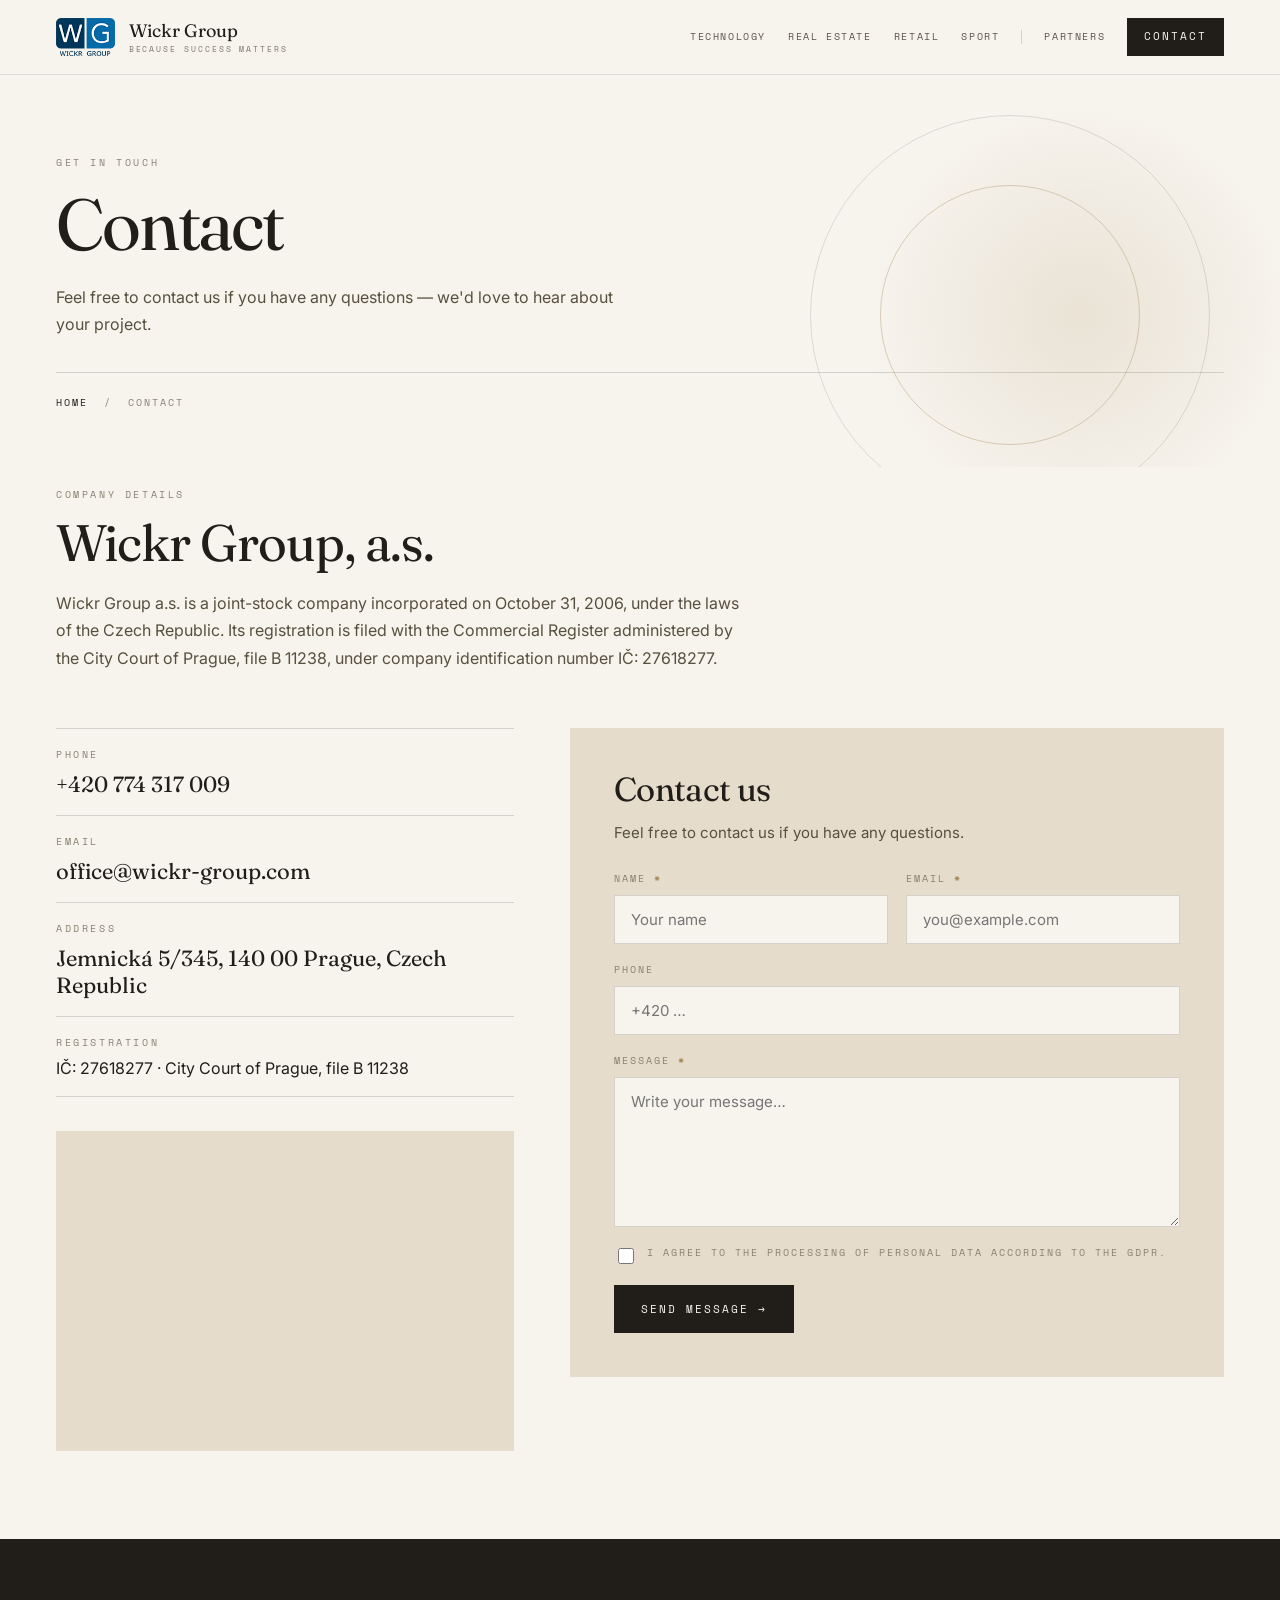
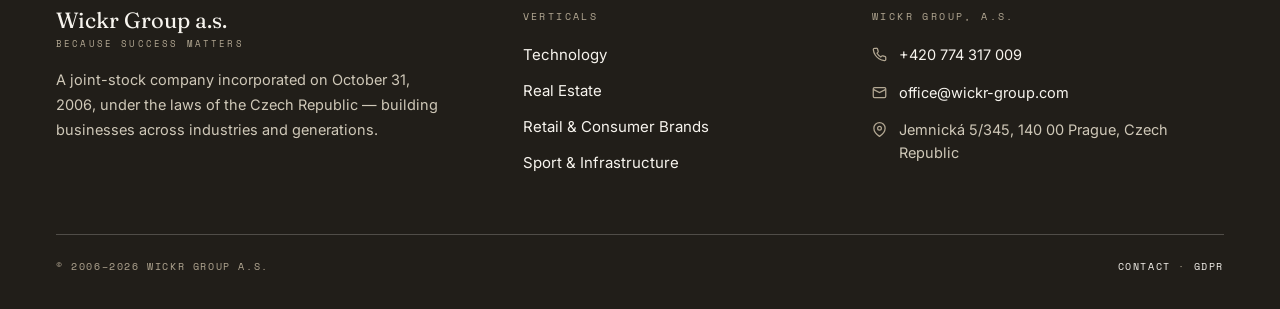
<file: contact.html>
<!DOCTYPE html>
<html lang="en">
<head>
<meta charset="UTF-8" />
<meta name="viewport" content="width=device-width, initial-scale=1.0" />
<title>Contact — Wickr Group a.s.</title>
<meta name="description" content="Contact Wickr Group a.s. — a diversified Czech family group based in Prague." />
<link rel="preconnect" href="https://fonts.googleapis.com" />
<link rel="preconnect" href="https://fonts.gstatic.com" crossorigin />
<link href="https://fonts.googleapis.com/css2?family=Fraunces:ital,opsz,wght@0,9..144,400;0,9..144,500;1,9..144,400&family=Inter:wght@400;500&family=Space+Mono:wght@400;700&display=swap" rel="stylesheet" />
<link rel="stylesheet" href="assets/warm.css" />
</head>
<body>
<header>
  <div class="nav">
    <a class="brand" href="index.html">
      <img src="assets/img/WGlogo-final.png" alt="Wickr Group a.s." />
      <span class="brand-text">Wickr Group<span>Because Success Matters</span></span>
    </a>
    <button class="nav-toggle" aria-label="Menu"><span></span><span></span><span></span></button>
    <ul class="nav-links">
      <li><a href="index.html#technology">Technology</a></li>
      <li><a href="index.html#real-estate">Real Estate</a></li>
      <li><a href="index.html#retail">Retail</a></li>
      <li><a href="index.html#sport">Sport</a></li>
      <li class="nav-sep" aria-hidden="true"></li>
      <li><a href="partnership.html">Partners</a></li>
      <li class="nav-cta"><a class="btn btn--line active" href="contact.html">Contact</a></li>
    </ul>
  </div>
</header>
<section class="page-banner">
  <div class="ring ring--glow"></div><div class="ring ring--a"></div><div class="ring ring--b"></div>
  <span class="lbl">Get in touch</span>
  <h1>Contact</h1>
  <p>Feel free to contact us if you have any questions — we'd love to hear about your project.</p>
  <div class="breadcrumb"><a href="index.html">Home</a> &nbsp;/&nbsp; Contact</div>
</section>

<main class="wrap" style="padding-top:20px;padding-bottom:88px">
  <div style="max-width:70ch;margin-bottom:56px">
    <span class="lbl">Company details</span>
    <h2>Wickr Group, a.s.</h2>
    <p class="lead" style="max-width:70ch">Wickr Group a.s. is a joint-stock company incorporated on October 31, 2006, under the laws of the Czech Republic. Its registration is filed with the Commercial Register administered by the City Court of Prague, file B 11238, under company identification number IČ: 27618277.</p>
  </div>

  <div class="contact-grid" id="form">
    <div>
      <div class="info-list">
        <div class="info-row"><span class="lbl">Phone</span><span class="value"><a href="tel:+420774317009">+420 774 317 009</a></span></div>
        <div class="info-row"><span class="lbl">Email</span><span class="value"><a href="mailto:office@wickr-group.com">office@wickr-group.com</a></span></div>
        <div class="info-row"><span class="lbl">Address</span><span class="value">Jemnická 5/345, 140 00 Prague, Czech Republic</span></div>
        <div class="info-row"><span class="lbl">Registration</span><span class="value" style="font-size:16px;font-family:var(--sans)">IČ: 27618277 · City Court of Prague, file B 11238</span></div>
      </div>
      <div class="map-wrap">
        <iframe title="Map" loading="lazy" src="https://www.openstreetmap.org/export/embed.html?bbox=14.45%2C50.04%2C14.52%2C50.07&amp;layer=mapnik&amp;marker=50.055%2C14.485"></iframe>
      </div>
    </div>

    <div>
      <form class="form" id="contactForm" action="send.php" method="post">
        <h3>Contact us</h3>
        <p class="body-t" style="margin-bottom:26px">Feel free to contact us if you have any questions.</p>
        <div class="form-row">
          <div class="field">
            <label for="f-name">Name <span class="req">*</span></label>
            <input id="f-name" type="text" name="name" placeholder="Your name" required />
          </div>
          <div class="field">
            <label for="f-email">Email <span class="req">*</span></label>
            <input id="f-email" type="email" name="email" placeholder="you@example.com" required />
          </div>
        </div>
        <div class="field">
          <label for="f-phone">Phone</label>
          <input id="f-phone" type="tel" name="phone" placeholder="+420 …" />
        </div>
        <div class="field">
          <label for="f-msg">Message <span class="req">*</span></label>
          <textarea id="f-msg" name="message" placeholder="Write your message…" required></textarea>
        </div>
        <div class="field">
          <label class="checkbox"><input type="checkbox" name="gdpr" required /> I agree to the processing of personal data according to the GDPR.</label>
        </div>
        <input type="text" name="website" tabindex="-1" autocomplete="off" style="position:absolute;left:-9999px" aria-hidden="true" />
        <button class="btn btn--solid" type="submit">Send message →</button>
        <p id="formNote" hidden style="margin-top:18px;font-size:15px;font-weight:500;color:var(--ink)">Thank you — your message has been sent. We'll be in touch shortly.</p>
        <p id="formError" hidden style="margin-top:18px;font-size:15px;font-weight:500;color:#a23b3b">Sorry, something went wrong. Please email us directly at office@wickr-group.com.</p>
      </form>
    </div>
  </div>
</main>
<footer class="site-footer">
  <div class="footer-grid">
    <div>
      <div class="footer-brand">Wickr Group a.s.<span>Because Success Matters</span></div>
      <p>A joint-stock company incorporated on October 31, 2006, under the laws of the Czech Republic — building businesses across industries and generations.</p>
    </div>
    <div>
      <h4>Verticals</h4>
      <ul>
        <li><a href="index.html#technology">Technology</a></li>
        <li><a href="index.html#real-estate">Real Estate</a></li>
        <li><a href="index.html#retail">Retail &amp; Consumer Brands</a></li>
        <li><a href="index.html#sport">Sport &amp; Infrastructure</a></li>
      </ul>
    </div>
    <div>
      <h4>Wickr Group, a.s.</h4>
      <div class="foot-contact"><svg viewBox="0 0 24 24" fill="none" stroke="currentColor" stroke-width="2"><path d="M22 16.92v3a2 2 0 0 1-2.18 2 19.79 19.79 0 0 1-8.63-3.07 19.5 19.5 0 0 1-6-6 19.79 19.79 0 0 1-3.07-8.67A2 2 0 0 1 4.11 2h3a2 2 0 0 1 2 1.72c.13.96.36 1.9.7 2.81a2 2 0 0 1-.45 2.11L8.09 9.91a16 16 0 0 0 6 6l1.27-1.27a2 2 0 0 1 2.11-.45c.91.34 1.85.57 2.81.7A2 2 0 0 1 22 16.92z"/></svg><a href="tel:+420774317009">+420 774 317 009</a></div>
      <div class="foot-contact"><svg viewBox="0 0 24 24" fill="none" stroke="currentColor" stroke-width="2"><rect x="2" y="4" width="20" height="16" rx="2"/><path d="m22 7-10 5L2 7"/></svg><a href="mailto:office@wickr-group.com">office@wickr-group.com</a></div>
      <div class="foot-contact"><svg viewBox="0 0 24 24" fill="none" stroke="currentColor" stroke-width="2"><path d="M21 10c0 7-9 13-9 13s-9-6-9-13a9 9 0 0 1 18 0z"/><circle cx="12" cy="10" r="3"/></svg><span>Jemnická 5/345, 140 00 Prague, Czech Republic</span></div>
    </div>
  </div>
  <div class="footer-bottom">
    <span>© 2006–2026 Wickr Group a.s.</span>
    <span><a href="contact.html">Contact</a> · <a href="contact.html#form">GDPR</a></span>
  </div>
</footer>

<script src="assets/site.js"></script>
</body>
</html>
</file>
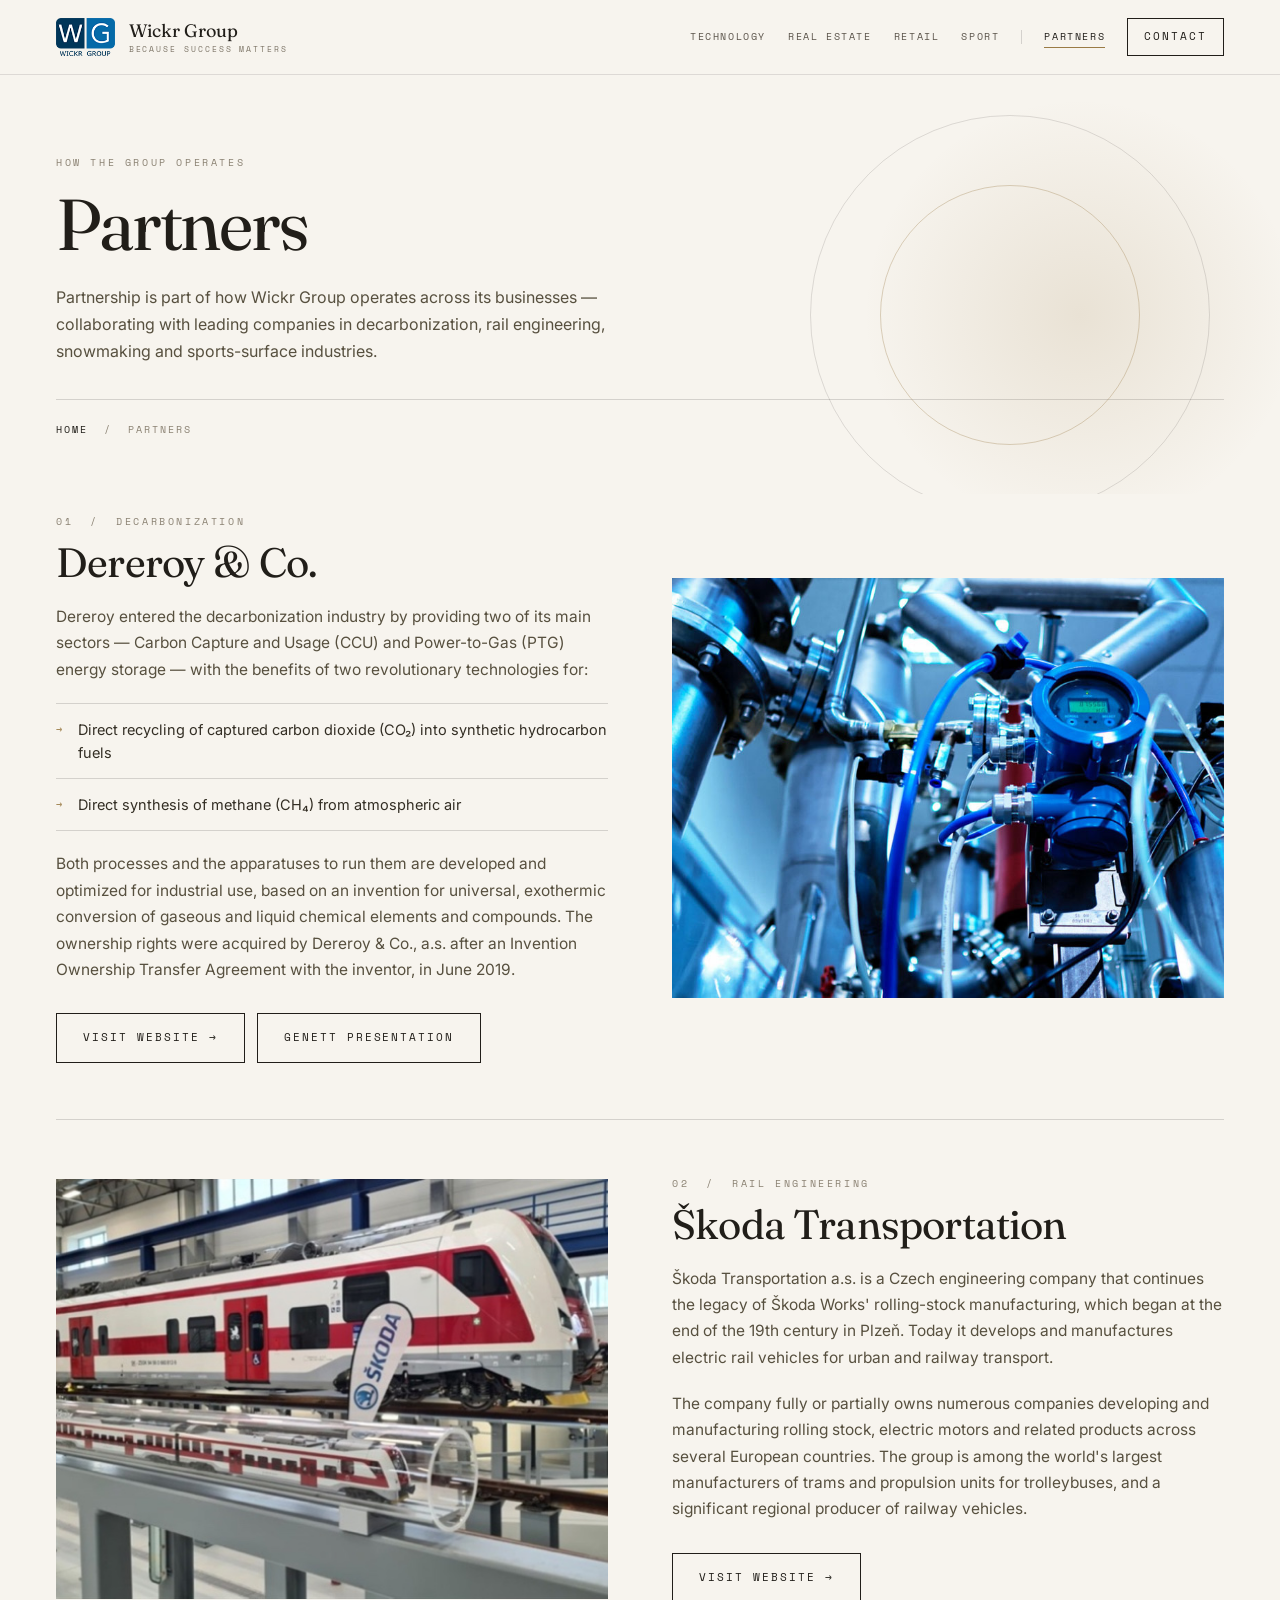
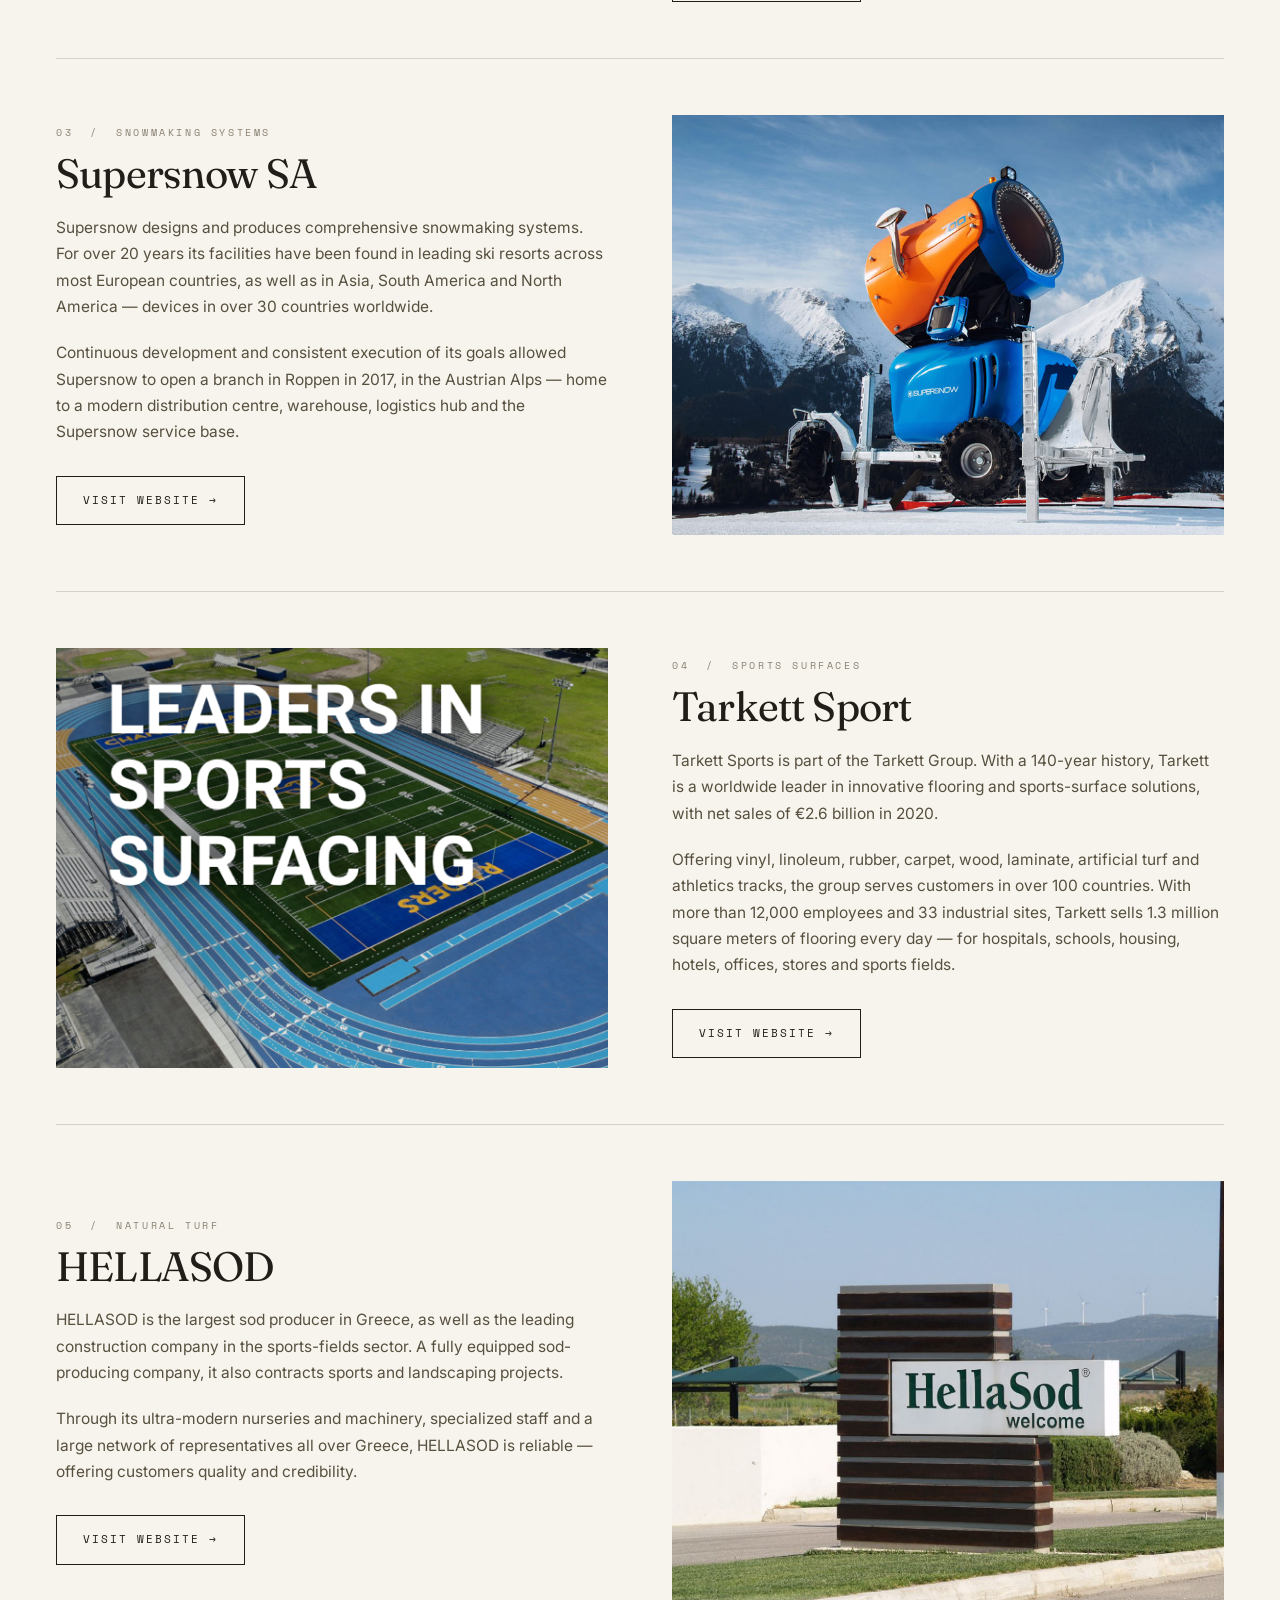
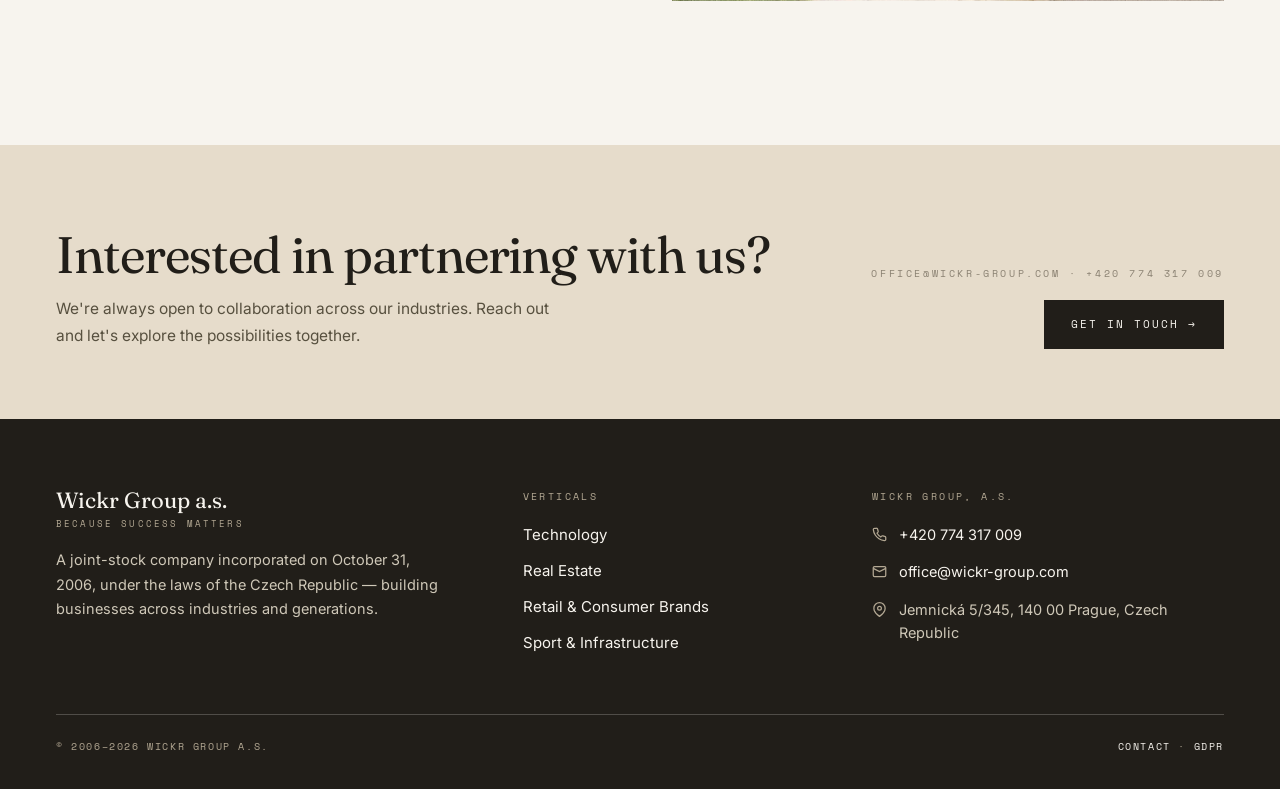
<file: partnership.html>
<!DOCTYPE html>
<html lang="en">
<head>
<meta charset="UTF-8" />
<meta name="viewport" content="width=device-width, initial-scale=1.0" />
<title>Partners — Wickr Group a.s.</title>
<meta name="description" content="How Wickr Group operates across its businesses — in partnership with Dereroy &amp; Co., Škoda Transportation, Supersnow, Tarkett Sport and HELLASOD." />
<link rel="preconnect" href="https://fonts.googleapis.com" />
<link rel="preconnect" href="https://fonts.gstatic.com" crossorigin />
<link href="https://fonts.googleapis.com/css2?family=Fraunces:ital,opsz,wght@0,9..144,400;0,9..144,500;1,9..144,400&family=Inter:wght@400;500&family=Space+Mono:wght@400;700&display=swap" rel="stylesheet" />
<link rel="stylesheet" href="assets/warm.css" />
</head>
<body>
<header>
  <div class="nav">
    <a class="brand" href="index.html">
      <img src="assets/img/WGlogo-final.png" alt="Wickr Group a.s." />
      <span class="brand-text">Wickr Group<span>Because Success Matters</span></span>
    </a>
    <button class="nav-toggle" aria-label="Menu"><span></span><span></span><span></span></button>
    <ul class="nav-links">
      <li><a href="index.html#technology">Technology</a></li>
      <li><a href="index.html#real-estate">Real Estate</a></li>
      <li><a href="index.html#retail">Retail</a></li>
      <li><a href="index.html#sport">Sport</a></li>
      <li class="nav-sep" aria-hidden="true"></li>
      <li><a class="active" href="partnership.html">Partners</a></li>
      <li class="nav-cta"><a class="btn btn--line" href="contact.html">Contact</a></li>
    </ul>
  </div>
</header>
<section class="page-banner">
  <div class="ring ring--glow"></div><div class="ring ring--a"></div><div class="ring ring--b"></div>
  <span class="lbl">How the Group operates</span>
  <h1>Partners</h1>
  <p>Partnership is part of how Wickr Group operates across its businesses — collaborating with leading companies in decarbonization, rail engineering, snowmaking and sports-surface industries.</p>
  <div class="breadcrumb"><a href="index.html">Home</a> &nbsp;/&nbsp; Partners</div>
</section>

<main class="wrap" style="padding-top:20px;padding-bottom:88px">
    <div class="partner">
      <div class="partner__body">
        <span class="lbl">01 &nbsp;/&nbsp; Decarbonization</span>
        <h3>Dereroy &amp; Co.</h3>
        <p>Dereroy entered the decarbonization industry by providing two of its main sectors — Carbon Capture and Usage (CCU) and Power-to-Gas (PTG) energy storage — with the benefits of two revolutionary technologies for:</p>
        <ul class="f-list">
          <li>Direct recycling of captured carbon dioxide (CO₂) into synthetic hydrocarbon fuels</li>
          <li>Direct synthesis of methane (CH₄) from atmospheric air</li>
        </ul>
        <p>Both processes and the apparatuses to run them are developed and optimized for industrial use, based on an invention for universal, exothermic conversion of gaseous and liquid chemical elements and compounds. The ownership rights were acquired by Dereroy &amp; Co., a.s. after an Invention Ownership Transfer Agreement with the inventor, in June 2019.</p>
        <div class="partner__links"><a class="btn btn--line" href="https://www.dereroy.com" target="_blank" rel="noopener">Visit website →</a><a class="btn btn--line" href="https://wickr-group.com/GENNET-Technology-General-Overview_web.pdf" target="_blank" rel="noopener">GENETT presentation</a></div>
      </div>
      <div class="partner__media"><img src="assets/img/p1.jpg" alt="Dereroy &amp; Co." loading="lazy" /></div>
    </div>

    <div class="partner partner--reverse">
      <div class="partner__body">
        <span class="lbl">02 &nbsp;/&nbsp; Rail engineering</span>
        <h3>Škoda Transportation</h3>
        <p>Škoda Transportation a.s. is a Czech engineering company that continues the legacy of Škoda Works' rolling-stock manufacturing, which began at the end of the 19th century in Plzeň. Today it develops and manufactures electric rail vehicles for urban and railway transport.</p>
        <p>The company fully or partially owns numerous companies developing and manufacturing rolling stock, electric motors and related products across several European countries. The group is among the world's largest manufacturers of trams and propulsion units for trolleybuses, and a significant regional producer of railway vehicles.</p>
        <div class="partner__links"><a class="btn btn--line" href="https://www.skodagroup.com" target="_blank" rel="noopener">Visit website →</a></div>
      </div>
      <div class="partner__media"><img src="assets/img/skoda.jpg" alt="Škoda Transportation" loading="lazy" /></div>
    </div>

    <div class="partner">
      <div class="partner__body">
        <span class="lbl">03 &nbsp;/&nbsp; Snowmaking systems</span>
        <h3>Supersnow SA</h3>
        <p>Supersnow designs and produces comprehensive snowmaking systems. For over 20 years its facilities have been found in leading ski resorts across most European countries, as well as in Asia, South America and North America — devices in over 30 countries worldwide.</p>
        <p>Continuous development and consistent execution of its goals allowed Supersnow to open a branch in Roppen in 2017, in the Austrian Alps — home to a modern distribution centre, warehouse, logistics hub and the Supersnow service base.</p>
        <div class="partner__links"><a class="btn btn--line" href="https://www.supersnow.com" target="_blank" rel="noopener">Visit website →</a></div>
      </div>
      <div class="partner__media"><img src="assets/img/p2.jpg" alt="Supersnow SA" loading="lazy" /></div>
    </div>

    <div class="partner partner--reverse">
      <div class="partner__body">
        <span class="lbl">04 &nbsp;/&nbsp; Sports surfaces</span>
        <h3>Tarkett Sport</h3>
        <p>Tarkett Sports is part of the Tarkett Group. With a 140-year history, Tarkett is a worldwide leader in innovative flooring and sports-surface solutions, with net sales of €2.6 billion in 2020.</p>
        <p>Offering vinyl, linoleum, rubber, carpet, wood, laminate, artificial turf and athletics tracks, the group serves customers in over 100 countries. With more than 12,000 employees and 33 industrial sites, Tarkett sells 1.3 million square meters of flooring every day — for hospitals, schools, housing, hotels, offices, stores and sports fields.</p>
        <div class="partner__links"><a class="btn btn--line" href="https://tarkettsports.com/" target="_blank" rel="noopener">Visit website →</a></div>
      </div>
      <div class="partner__media"><img src="assets/img/sur.png" alt="Tarkett Sport" loading="lazy" /></div>
    </div>

    <div class="partner">
      <div class="partner__body">
        <span class="lbl">05 &nbsp;/&nbsp; Natural turf</span>
        <h3>HELLASOD</h3>
        <p>HELLASOD is the largest sod producer in Greece, as well as the leading construction company in the sports-fields sector. A fully equipped sod-producing company, it also contracts sports and landscaping projects.</p>
        <p>Through its ultra-modern nurseries and machinery, specialized staff and a large network of representatives all over Greece, HELLASOD is reliable — offering customers quality and credibility.</p>
        <div class="partner__links"><a class="btn btn--line" href="https://www.hellasod.gr/en/" target="_blank" rel="noopener">Visit website →</a></div>
      </div>
      <div class="partner__media"><img src="assets/img/hel.jpg" alt="HELLASOD" loading="lazy" /></div>
    </div>

</main>
<section class="cta">
  <div class="cta__in">
    <div>
      <h2>Interested in partnering with us?</h2>
      <p>We're always open to collaboration across our industries. Reach out and let's explore the possibilities together.</p>
    </div>
    <div class="cta__side">
      <span class="lbl">office@wickr-group.com · +420 774 317 009</span>
      <a class="btn btn--solid" href="contact.html">Get in touch →</a>
    </div>
  </div>
</section>
<footer class="site-footer">
  <div class="footer-grid">
    <div>
      <div class="footer-brand">Wickr Group a.s.<span>Because Success Matters</span></div>
      <p>A joint-stock company incorporated on October 31, 2006, under the laws of the Czech Republic — building businesses across industries and generations.</p>
    </div>
    <div>
      <h4>Verticals</h4>
      <ul>
        <li><a href="index.html#technology">Technology</a></li>
        <li><a href="index.html#real-estate">Real Estate</a></li>
        <li><a href="index.html#retail">Retail &amp; Consumer Brands</a></li>
        <li><a href="index.html#sport">Sport &amp; Infrastructure</a></li>
      </ul>
    </div>
    <div>
      <h4>Wickr Group, a.s.</h4>
      <div class="foot-contact"><svg viewBox="0 0 24 24" fill="none" stroke="currentColor" stroke-width="2"><path d="M22 16.92v3a2 2 0 0 1-2.18 2 19.79 19.79 0 0 1-8.63-3.07 19.5 19.5 0 0 1-6-6 19.79 19.79 0 0 1-3.07-8.67A2 2 0 0 1 4.11 2h3a2 2 0 0 1 2 1.72c.13.96.36 1.9.7 2.81a2 2 0 0 1-.45 2.11L8.09 9.91a16 16 0 0 0 6 6l1.27-1.27a2 2 0 0 1 2.11-.45c.91.34 1.85.57 2.81.7A2 2 0 0 1 22 16.92z"/></svg><a href="tel:+420774317009">+420 774 317 009</a></div>
      <div class="foot-contact"><svg viewBox="0 0 24 24" fill="none" stroke="currentColor" stroke-width="2"><rect x="2" y="4" width="20" height="16" rx="2"/><path d="m22 7-10 5L2 7"/></svg><a href="mailto:office@wickr-group.com">office@wickr-group.com</a></div>
      <div class="foot-contact"><svg viewBox="0 0 24 24" fill="none" stroke="currentColor" stroke-width="2"><path d="M21 10c0 7-9 13-9 13s-9-6-9-13a9 9 0 0 1 18 0z"/><circle cx="12" cy="10" r="3"/></svg><span>Jemnická 5/345, 140 00 Prague, Czech Republic</span></div>
    </div>
  </div>
  <div class="footer-bottom">
    <span>© 2006–2026 Wickr Group a.s.</span>
    <span><a href="contact.html">Contact</a> · <a href="contact.html#form">GDPR</a></span>
  </div>
</footer>

<script src="assets/site.js"></script>
</body>
</html>
</file>
<file: assets/warm.css>
/* Wickr Group — Warm Paper
   Shared stylesheet for index / partnership / references / contact */

:root{
  --paper:#f7f4ee; --clay:#e6dccb; --ink:#211e19; --bronze:#9a7b45;
  --mute:#8a8172; --mute-d:#b3a893; --body:#57503f; --body-d:#cfc8b8;
  --line:rgba(33,30,25,.16); --line-soft:rgba(33,30,25,.12); --line-d:rgba(247,244,238,.22);
  --serif:Fraunces,Georgia,serif;
  --sans:Inter,system-ui,-apple-system,sans-serif;
  --mono:"Space Mono",ui-monospace,monospace;
  --ease:cubic-bezier(.16,1,.3,1);
}
*{box-sizing:border-box}
html{scroll-behavior:smooth}
body{margin:0;background:var(--paper);color:var(--ink);font-family:var(--sans);font-size:16px;line-height:1.6;-webkit-font-smoothing:antialiased}
img{display:block;max-width:100%}
a{color:var(--ink);text-decoration:none;transition:color .3s var(--ease)}
a:hover{color:var(--bronze)}
h1,h2,h3,h4{font-family:var(--serif);font-weight:400;letter-spacing:-.02em;margin:0}
p{margin:0}
ul{margin:0;padding:0;list-style:none}

.wrap{max-width:1440px;margin:0 auto;padding:0 56px}
.lbl{display:block;font-family:var(--mono);font-size:10px;letter-spacing:.26em;text-transform:uppercase;color:var(--mute)}
.lbl--d{color:var(--mute-d)}

/* ---------- header ---------- */
.nav{display:flex;align-items:center;justify-content:space-between;gap:24px;padding:18px 56px;background:rgba(247,244,238,.94);backdrop-filter:blur(8px);border-bottom:1px solid var(--line-soft);position:sticky;top:0;z-index:40}
.brand{display:flex;align-items:center;gap:14px;flex:none;white-space:nowrap}
.brand img{height:38px;width:auto;flex:none}
.brand-text{display:flex;flex-direction:column;gap:5px;font-family:var(--serif);font-size:18px;line-height:1;color:var(--ink)}
.brand-text span{display:block;font-family:var(--mono);font-size:8px;font-weight:400;letter-spacing:.24em;text-transform:uppercase;color:#7d7566;line-height:1}
.brand:hover .brand-text{color:var(--ink)}
.nav-links{display:flex;align-items:center;gap:22px;flex-wrap:nowrap;white-space:nowrap;font-family:var(--mono);font-size:10px;letter-spacing:.16em;text-transform:uppercase;color:#5b544a}
.nav-links a{color:#5b544a}
.nav-links a:hover,.nav-links a.active{color:var(--ink)}
.nav-links a.active{border-bottom:1px solid var(--bronze);padding-bottom:3px}
.nav-sep{width:1px;height:14px;background:var(--line)}
.nav-cta a{border:1px solid var(--ink);padding:9px 16px;color:var(--ink);transition:background .4s var(--ease),color .4s var(--ease)}
.nav-cta a:hover,.nav-cta a.active{background:var(--ink);color:var(--paper);border-bottom-color:var(--ink);padding-bottom:9px}
.nav-toggle{display:none;flex-direction:column;gap:5px;background:none;border:0;padding:8px;cursor:pointer}
.nav-toggle span{display:block;width:22px;height:1.5px;background:var(--ink)}

/* ---------- buttons ---------- */
.btn{display:inline-flex;align-items:center;gap:10px;font-family:var(--mono);font-size:11px;letter-spacing:.18em;text-transform:uppercase;padding:15px 26px;cursor:pointer;transition:background .4s var(--ease),color .4s var(--ease),border-color .4s var(--ease)}
.btn--line{border:1px solid var(--ink);color:var(--ink);background:none}
.btn--line:hover{background:var(--ink);color:var(--paper)}
.btn--solid{background:var(--ink);color:var(--paper);border:1px solid var(--ink)}
.btn--solid:hover{background:var(--bronze);border-color:var(--bronze);color:var(--paper)}

/* ---------- page banner (subpages) ---------- */
.page-banner{padding:80px 56px 56px;max-width:1440px;margin:0 auto;position:relative;overflow:hidden}
.page-banner h1{font-size:clamp(2.4rem,6vw,72px);line-height:.98;letter-spacing:-.03em;margin:18px 0 0}
.page-banner p{margin:24px 0 0;max-width:56ch;font-size:16px;line-height:1.7;color:var(--body)}
.breadcrumb{margin-top:34px;padding-top:22px;border-top:1px solid var(--line);font-family:var(--mono);font-size:10px;letter-spacing:.2em;text-transform:uppercase;color:var(--mute)}
.ring{position:absolute;border-radius:50%;pointer-events:none}
.ring--glow{right:-100px;top:-60px;width:600px;height:600px;background:radial-gradient(closest-side,rgba(154,123,69,.15),transparent 72%)}
.ring--a{right:70px;top:40px;width:400px;height:400px;border:1px solid rgba(33,30,25,.13)}
.ring--b{right:140px;top:110px;width:260px;height:260px;border:1px solid rgba(154,123,69,.32)}

/* ---------- home hero ---------- */
.hero{position:relative;padding:88px 56px 0;max-width:1440px;margin:0 auto;overflow:hidden}
.hero__in{position:relative;max-width:760px}
.eyebrow{display:flex;align-items:center;gap:12px;font-family:var(--mono);font-size:10px;letter-spacing:.28em;text-transform:uppercase;color:var(--mute);margin-bottom:26px}
.eyebrow i{width:26px;height:1px;background:var(--mute-d)}
.hero h1{font-size:clamp(2.6rem,6vw,78px);line-height:.98;letter-spacing:-.03em;text-wrap:pretty}
.hero h1 em{font-style:italic;color:var(--bronze)}
.hero__sub{margin:30px 0 0;max-width:46ch;font-size:16px;line-height:1.65;color:var(--body)}
.hero__meta{position:relative;display:flex;flex-wrap:wrap;gap:56px;margin-top:52px;padding-top:24px;border-top:1px solid rgba(33,30,25,.14);font-family:var(--mono);font-size:10px;letter-spacing:.2em;text-transform:uppercase;color:var(--mute)}

/* ---------- segment tabs ---------- */
.tabs{display:grid;grid-template-columns:repeat(4,minmax(0,1fr));gap:2px;margin-top:56px}
.tab{display:flex;flex-direction:column;justify-content:space-between;gap:46px;padding:26px 24px 24px;min-height:170px;border:0;cursor:pointer;text-align:left;font-family:var(--sans);background:var(--clay);color:var(--ink);transition:background .35s var(--ease),color .35s var(--ease),opacity .3s var(--ease)}
.tab:hover{opacity:.86}
.tab .n{font-family:var(--mono);font-size:11px;letter-spacing:.2em}
.tab .t{font-family:var(--serif);font-size:clamp(20px,2.2vw,30px);line-height:1.05;overflow-wrap:break-word;hyphens:auto}
.tab .v{font-family:var(--mono);font-size:10px;letter-spacing:.18em;text-transform:uppercase;opacity:0;transition:opacity .3s var(--ease)}
.tab[aria-selected="true"]{background:var(--ink);color:var(--paper)}
.tab[aria-selected="true"] .v{opacity:1}

/* ---------- panels & content blocks ---------- */
.panels{min-height:820px}
.panel-shell{padding:64px 0 88px;transition:opacity .3s var(--ease),transform .3s var(--ease)}
.panel-shell.fading{opacity:0;transform:translateY(12px)}
.panel[hidden]{display:none}
.two{display:grid;grid-template-columns:1fr 1fr;gap:64px;align-items:start}
.two--img{grid-template-columns:.95fr 1.05fr;align-items:center}
.tight{display:grid;grid-template-columns:1fr 1fr;gap:2px}
h2{font-size:clamp(2rem,4vw,56px);line-height:1;margin:14px 0 0}
h3{font-size:clamp(1.7rem,3.2vw,44px);line-height:1.02;margin:14px 0 0}
.lead{margin:22px 0 0;font-size:16px;line-height:1.7;color:var(--body);max-width:52ch}
.body-t{margin:14px 0 0;font-size:15px;line-height:1.7;color:var(--body);max-width:52ch}
.cover{width:100%;height:520px;object-fit:cover}
.stats{display:grid;grid-template-columns:repeat(3,minmax(0,1fr));gap:20px;margin-top:36px;padding-top:26px;border-top:1px solid var(--line)}
.stats .num{font-family:var(--serif);font-size:46px;line-height:.9}
.stats .num span{color:var(--bronze)}
.stats .lbl{margin-top:10px}
.rows{border-top:1px solid var(--line)}
.row{display:flex;gap:18px;padding:15px 0;border-bottom:1px solid var(--line);font-size:14.5px;color:#332e24}
.row .i{font-family:var(--mono);font-size:10px;color:var(--bronze);padding-top:4px;flex:none}
.pane-clay{background:var(--clay);padding:44px}
.pane-ink{background:var(--ink);color:var(--paper);padding:56px 48px}
.pane-ink .lbl{color:var(--mute-d)}
.pane-ink p{color:var(--body-d);font-size:15.5px;line-height:1.7;max-width:48ch}
.spec{margin-top:22px}
.spec div{display:flex;justify-content:space-between;gap:20px;padding:12px 0;border-top:1px solid var(--line-d);font-size:13px}
.spec div:last-child{border-bottom:1px solid var(--line-d)}
.spec .k{font-family:var(--mono);letter-spacing:.1em;text-transform:uppercase;color:var(--mute-d)}
.spec .v{font-family:var(--serif);font-size:19px}
.spec--light div{border-color:var(--line)}
.spec--light .k{color:var(--mute)}
.partners-row{display:flex;flex-wrap:wrap;gap:22px;margin-top:32px;padding-top:22px;border-top:1px solid var(--line);font-family:var(--mono);font-size:11px;letter-spacing:.16em;text-transform:uppercase;color:var(--mute)}
.pane-ink .partners-row{border-color:var(--line-d);color:var(--mute-d)}
.brands{display:flex;flex-wrap:wrap;gap:2px}
.brands span{background:var(--clay);padding:14px 18px;font-family:var(--serif);font-size:22px}
.bottle{background:var(--clay);display:flex;align-items:center;justify-content:center;padding:34px 0}
.bottle img{height:460px;width:auto;object-fit:contain;mix-blend-mode:multiply}
.krk{width:100%;height:400px;object-fit:cover;margin-top:62px}

/* ---------- partners ---------- */
.partner{display:grid;grid-template-columns:1fr 1fr;gap:64px;align-items:center;padding:56px 0;border-top:1px solid var(--line)}
.partner:first-child{border-top:0;padding-top:0}
.partner--reverse .partner__body{order:2}
.partner__body h3{margin-top:12px}
.partner__body p{margin:20px 0 0;font-size:15.5px;line-height:1.7;color:var(--body);max-width:56ch}
.partner__links{display:flex;flex-wrap:wrap;gap:12px;margin-top:30px}
.partner__media img{width:100%;height:420px;object-fit:cover}
.f-list{margin-top:20px;border-top:1px solid var(--line)}
.f-list li{display:flex;gap:16px;padding:14px 0;border-bottom:1px solid var(--line);font-size:14.5px;color:#332e24}
.f-list li::before{content:"→";font-family:var(--mono);font-size:10px;color:var(--bronze);padding-top:4px;flex:none}

/* ---------- references gallery ---------- */
.gal-group{padding:44px 0;border-top:1px solid var(--line)}
.gal-group:first-child{border-top:0;padding-top:0}
.gal-group__head{display:flex;align-items:baseline;justify-content:space-between;gap:20px;flex-wrap:wrap;margin-bottom:24px}
.gal-group__head h3{font-size:clamp(1.5rem,2.6vw,34px);margin:0}
.gal-grid{display:grid;grid-template-columns:repeat(auto-fill,minmax(min(280px,100%),1fr));gap:2px}
.gal-grid img{width:100%;height:240px;object-fit:cover;transition:opacity .4s var(--ease)}
.gal-grid a:hover img{opacity:.82}
.proj-cards{display:grid;grid-template-columns:1fr 1fr;gap:2px;margin-top:8px}
.proj-card{background:var(--clay);display:flex;flex-direction:column}
.proj-card img{width:100%;height:320px;object-fit:cover}
.proj-card .pc-body{padding:34px 34px 38px}
.proj-card h3{font-size:clamp(1.3rem,2.2vw,28px);margin:0}
.proj-card p{margin:16px 0 0;font-size:15px;line-height:1.7;color:var(--body)}

/* ---------- contact ---------- */
.contact-grid{display:grid;grid-template-columns:1fr 1fr;gap:56px;align-items:start}
.info-list{border-top:1px solid var(--line)}
.info-row{display:flex;flex-direction:column;gap:8px;padding:18px 0;border-bottom:1px solid var(--line)}
.info-row .value{font-family:var(--serif);font-size:22px;line-height:1.2}
.map-wrap{margin-top:34px;background:var(--clay)}
.map-wrap iframe{width:100%;height:320px;border:0;display:block;filter:saturate(.72)}
.form{background:var(--clay);padding:44px}
.form h3{margin:0;font-size:clamp(1.6rem,2.6vw,34px)}
.form-row{display:grid;grid-template-columns:1fr 1fr;gap:18px}
.field{display:flex;flex-direction:column;gap:8px;margin-bottom:18px}
.field label{font-family:var(--mono);font-size:10px;letter-spacing:.2em;text-transform:uppercase;color:var(--mute)}
.field .req{color:var(--bronze)}
.field input,.field textarea{font-family:var(--sans);font-size:15px;color:var(--ink);background:var(--paper);border:1px solid var(--line);padding:14px 16px;outline:none;transition:border-color .3s var(--ease)}
.field input:focus,.field textarea:focus{border-color:var(--bronze)}
.field textarea{min-height:150px;resize:vertical}
.checkbox{display:flex;align-items:flex-start;gap:10px;font-family:var(--sans);font-size:14px;letter-spacing:0;text-transform:none;color:var(--body);line-height:1.6}
.checkbox input{width:16px;height:16px;margin-top:3px;accent-color:var(--ink)}

/* ---------- cta + footer ---------- */
.cta{padding:70px 56px;background:var(--clay)}
.cta__in{max-width:1440px;margin:0 auto;display:flex;align-items:flex-end;justify-content:space-between;flex-wrap:wrap;gap:48px}
.cta h2{font-size:clamp(2rem,4vw,52px)}
.cta p{margin:16px 0 0;max-width:52ch;font-size:15.5px;line-height:1.7;color:var(--body)}
.cta__side{display:flex;flex-direction:column;gap:18px;align-items:flex-end}

.site-footer{background:var(--ink);color:var(--paper);padding:70px 56px 34px}
.footer-grid{display:grid;grid-template-columns:1.4fr 1fr 1.2fr;gap:56px;max-width:1440px;margin:0 auto}
.footer-brand{display:flex;flex-direction:column;gap:8px;font-family:var(--serif);font-size:22px;line-height:1}
.footer-brand span{font-family:var(--mono);font-size:9px;letter-spacing:.24em;text-transform:uppercase;color:var(--mute-d)}
.site-footer p{margin:20px 0 0;font-size:14.5px;line-height:1.7;color:var(--body-d);max-width:44ch}
.site-footer h4{font-family:var(--mono);font-size:10px;font-weight:400;letter-spacing:.24em;text-transform:uppercase;color:var(--mute-d);margin-bottom:18px}
.site-footer ul{display:flex;flex-direction:column;gap:12px;font-size:15px}
.site-footer a{color:var(--paper)}
.site-footer a:hover{color:var(--bronze)}
.foot-contact{display:flex;align-items:flex-start;gap:12px;margin-bottom:14px;font-size:14.5px;color:var(--body-d)}
.foot-contact svg{width:15px;height:15px;flex:none;margin-top:4px;color:var(--mute-d)}
.footer-bottom{max-width:1440px;margin:56px auto 0;padding-top:24px;border-top:1px solid var(--line-d);display:flex;justify-content:space-between;flex-wrap:wrap;gap:16px;font-family:var(--mono);font-size:10px;letter-spacing:.16em;text-transform:uppercase;color:var(--mute-d)}

/* ---------- responsive ---------- */
@media (max-width:1000px){
  .wrap,.nav,.hero,.page-banner,.cta,.site-footer{padding-left:24px;padding-right:24px}
  .nav{flex-wrap:wrap}
  .nav-toggle{display:flex}
  .nav-links{display:none;width:100%;flex-direction:column;align-items:flex-start;gap:18px;padding:22px 0 8px;font-size:12px}
  .nav-links.open{display:flex}
  .nav-sep{display:none}
  .tabs{grid-template-columns:repeat(2,minmax(0,1fr))}
  .two,.two--img,.tight,.partner,.contact-grid,.proj-cards,.footer-grid{grid-template-columns:1fr!important;gap:32px}
  .partner--reverse .partner__body{order:0}
  .cover,.partner__media img{height:340px}
  .ring{display:none}
  .hero__meta{gap:20px}
  .bottle img{height:340px}
  .form,.pane-clay,.pane-ink{padding:28px}
  .form-row{grid-template-columns:1fr}
  .gal-grid img{height:200px}
}

@media (max-width:700px){
  /* verticals become a stacked list — no clipped serif headings */
  .tabs{grid-template-columns:1fr;gap:1px;margin-top:40px}
  .tab{flex-direction:row;align-items:center;justify-content:flex-start;gap:16px;min-height:0;padding:18px 20px}
  .tab .n{flex:none;opacity:.6}
  .tab .t{flex:1;font-size:24px;line-height:1.15}
  .tab .t br{display:none}
  .tab .v{flex:none;font-size:9px;letter-spacing:.14em}
  .brands span{font-size:18px;padding:11px 14px}
  .spec div,.info-row{font-size:12.5px}
  .spec .v{font-size:17px}
  .info-row .value{font-size:19px}
  .stats{grid-template-columns:1fr;gap:14px}
  .stats>div{display:flex;align-items:baseline;gap:14px}
  .stats .num{font-size:34px}
  .stats .lbl{margin-top:0}
  .hero__meta{flex-direction:column;gap:10px}
  .cta__in,.cta__side{align-items:flex-start}
  .btn{padding:14px 20px;font-size:10px}
  .gal-group__head{margin-bottom:16px}
}
@media (prefers-reduced-motion:reduce){*{transition-duration:.001ms!important;animation:none!important}}
</file>
